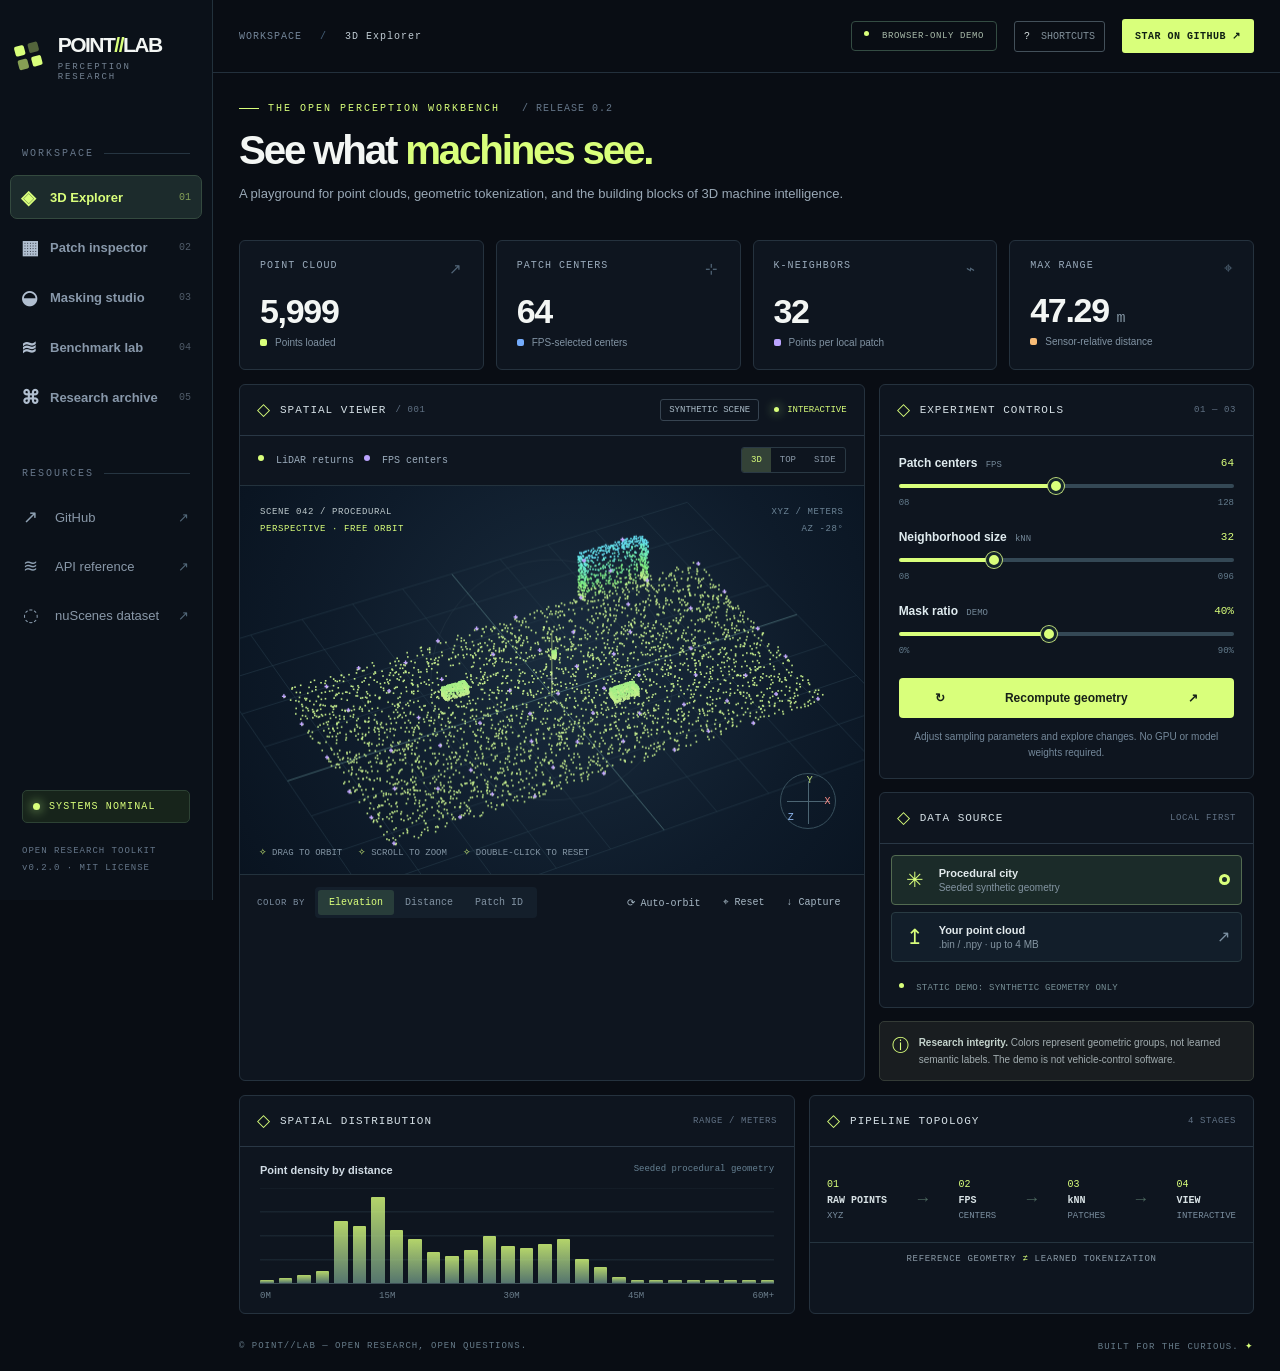
<file: docs/site/index.html>
<!doctype html>
<html lang="en">
<head>
<meta charset="utf-8"><meta name="viewport" content="width=device-width, initial-scale=1">
<meta name="theme-color" content="#090e17"><meta name="description" content="POINT//LAB — an open-source, interactive 3D point cloud research playground. Explore farthest point sampling, k-nearest-neighbor patches and masked geometry from your browser.">
<title>POINT//LAB — Perception, made tangible.</title>
<link rel="icon" href="./assets/favicon.svg" type="image/svg+xml">
<link rel="stylesheet" href="./assets/style.css">
</head>
<body>
<div id="app">
  <aside class="sidebar">
    <a class="brand" href="/" aria-label="POINT LAB home"><span class="brand-mark" aria-hidden="true"><i></i><i></i><i></i><i></i></span><span>POINT<span class="brand-slash">//</span>LAB<small>PERCEPTION RESEARCH</small></span></a>
    <div class="sidebar-kicker">WORKSPACE <span class="sidebar-kicker-line"></span></div>
    <nav class="side-nav" aria-label="Main navigation">
      <button class="nav-item selected" data-view="explorer"><span class="nav-icon">◈</span><span>3D Explorer</span><span class="nav-index">01</span></button>
      <button class="nav-item" data-view="patches"><span class="nav-icon">▦</span><span>Patch inspector</span><span class="nav-index">02</span></button>
      <button class="nav-item" data-view="masking"><span class="nav-icon">◒</span><span>Masking studio</span><span class="nav-index">03</span></button>
      <button class="nav-item" data-view="benchmark"><span class="nav-icon">≋</span><span>Benchmark lab</span><span class="nav-index">04</span></button>
      <button class="nav-item" data-view="research"><span class="nav-icon">⌘</span><span>Research archive</span><span class="nav-index">05</span></button>
    </nav>
    <div class="sidebar-kicker more-space">RESOURCES <span class="sidebar-kicker-line"></span></div>
    <div class="resource-nav">
      <a href="https://github.com/parvathinalla/pointlab" target="_blank" rel="noopener noreferrer"><span>↗</span> GitHub <span class="external">↗</span></a>
      <a href="https://github.com/parvathinalla/pointlab#api" target="_blank"><span>≋</span> API reference <span class="external">↗</span></a>
      <a href="https://www.nuscenes.org/" target="_blank" rel="noopener noreferrer"><span>◌</span> nuScenes dataset <span class="external">↗</span></a>
    </div>
    <div class="sidebar-bottom"><div class="build-signal"><span class="pulse"></span><span>SYSTEMS NOMINAL</span></div><div class="sidebar-foot">OPEN RESEARCH TOOLKIT<br>v0.2.0 · MIT LICENSE</div></div>
  </aside>
  <main class="main">
    <header class="topbar"><div class="breadcrumbs">WORKSPACE <span>/</span> <span id="crumb">3D Explorer</span></div><div class="topbar-actions"><span class="readonly-pill"><span class="tiny-green"></span> BROWSER-ONLY DEMO</span><button id="shortcuts-btn" class="keyhint" title="Keyboard shortcuts">? <span>SHORTCUTS</span></button><a class="top-github" href="https://github.com/parvathinalla/pointlab" target="_blank" rel="noopener">STAR ON GITHUB ↗</a></div></header>
    <div class="page"><section class="heading-row"><div><div class="eyebrow"><span class="eyebrow-line"></span> THE OPEN PERCEPTION WORKBENCH <span class="release">/ RELEASE 0.2</span></div><h1 id="page-title">See what <em>machines see.</em></h1><p id="page-desc">A playground for point clouds, geometric tokenization, and the building blocks of 3D machine intelligence.</p></div><div class="hero-status"><span class="status-cross">✣</span><span>EXPERIMENT<br>ENVIRONMENT<span class="status-tag">ACTIVE</span></span></div></section>
    <section id="benchmark-panel" class="research-panel hide" aria-label="Sampling benchmark">
      <div class="research-banner"><span>REFERENCE / EXPERIMENT 001</span><h2>Sampling is an algorithmic choice.</h2><p>Compare coverage of the same seeded, synthetic 3D scene using farthest-point sampling versus random centers. Results are geometric distances in meters, <strong>not</strong> ML accuracy.</p></div>
      <div class="bench-top"><div><span class="bench-label">REFERENCE BENCHMARK</span><h3>FPS <span>vs.</span> random sampling</h3><p>Lower distance to a sampled center is better. Parameters use your Explorer settings.</p></div><button id="bench-run" class="run-btn">↻ &nbsp; Run comparison &nbsp; ↗</button></div>
      <div id="bench-results" class="bench-results"><div class="bench-placeholder">Run the benchmark to compare spatial coverage.</div></div>
      <div class="bench-explainer"><span>METHOD / 001</span><div><h3>What is this measuring?</h3><p>For every point, calculate its Euclidean distance to the nearest selected center. We report the mean, 95th percentile and worst-case distance. This is an independently reproducible reference geometry experiment, not learned Point-BERT token quality.</p></div></div>
    </section>
    <section id="research-panel" class="research-panel hide" aria-label="Research archive"><div class="research-banner"><span>RESEARCH / THE NOTEBOOKS</span><h2>Experiments, not just screenshots.</h2><p>This repository preserves the original notebooks and tells you exactly what was executed, what remains unverified, and where to contribute.</p></div><div class="research-cards"><article><span class="research-no">01 / LIDAR</span><h3>Geometry tokenization</h3><p>Farthest-point sampling, kNN neighborhoods and interactive spatial grouping. The color-coded token IDs in the exploratory notebook are randomized demonstrations.</p><b>REFERENCE GEOMETRY · IMPLEMENTED</b></article><article><span class="research-no">02 / POINT-BERT</span><h3>Masked point modeling</h3><p>dVAE, DGCNN and a masked Transformer are implemented in a notebook. A successful full-scale nuScenes training run and published accuracy results are not demonstrated.</p><b>EXPERIMENTAL CODE · NO CHECKPOINT</b></article><article><span class="research-no">03 / RGB</span><h3>Masked image modeling</h3><p>OmniVec2-inspired camera-image reconstruction with partial training logs through epoch 15. No completed 100-epoch benchmark or fused model is claimed.</p><b>PARTIALLY TRAINED · REPRODUCTION NEEDED</b></article></div><div class="research-cta"><div><h3>Read before you benchmark.</h3><p>Research provenance, evaluation methodology, source papers, and reproducibility rules live in the repository.</p></div><a href="https://github.com/parvathinalla/pointlab" target="_blank" rel="noopener">EXPLORE THE CODE ↗</a></div></section>
    <section id="workspace" class="workspace"><div class="metrics-row">
      <div class="metric"><span class="metric-label">POINT CLOUD <span>↗</span></span><div class="metric-number" id="stat-points">—</div><span class="metric-sub"><i class="indicator lime"></i> Points loaded</span></div>
      <div class="metric"><span class="metric-label">PATCH CENTERS <span>⊹</span></span><div class="metric-number" id="stat-groups">—</div><span class="metric-sub"><i class="indicator blue"></i> FPS-selected centers</span></div>
      <div class="metric"><span class="metric-label">K-NEIGHBORS <span>⌁</span></span><div class="metric-number" id="stat-neighbors">—</div><span class="metric-sub"><i class="indicator lavender"></i> Points per local patch</span></div>
      <div class="metric"><span class="metric-label">MAX RANGE <span>⌖</span></span><div class="metric-number"><span id="stat-range">—</span><small> m</small></div><span class="metric-sub"><i class="indicator orange"></i> Sensor-relative distance</span></div>
    </div>
    <div class="content-grid"><section class="viewer-card"><div class="panel-head"><div class="panel-title"><span class="panel-diamond">◇</span><span>SPATIAL VIEWER</span><span class="panel-counter">/ 001</span></div><div class="viewer-header-actions"><span id="viewer-source" class="source-badge">SYNTHETIC SCENE</span><span class="panel-live"><span class="pulse"></span> INTERACTIVE</span></div></div>
      <div class="viewer-subhead"><div class="legend"><span><i class="legend-dot lime"></i> LiDAR returns</span><span><i class="legend-dot lavender"></i> FPS centers</span><span id="masked-legend" class="hide"><i class="legend-dot orange"></i> Masked patches</span></div><div class="view-mode-switch" role="group" aria-label="Camera angle"><button data-camera="perspective" class="active">3D</button><button data-camera="top">TOP</button><button data-camera="side">SIDE</button></div></div>
      <div class="canvas-wrap" id="canvas-wrap"><canvas id="cloud" role="img" aria-label="Interactive 3D point cloud viewer: drag to rotate, scroll to zoom"></canvas><div class="crosshair" aria-hidden="true">+</div><div class="canvas-top-left"><span class="overline" id="scene-name">SCENE 001 / PROCEDURAL</span><span class="coordinate" id="camera-label">PERSPECTIVE · FREE ORBIT</span></div><div class="canvas-top-right"><span>XYZ / METERS</span><span id="azimuth-label">AZ +035°</span></div><div class="axis-gizmo" aria-hidden="true"><span class="axis-x">X</span><span class="axis-y">Y</span><span class="axis-z">Z</span></div><div id="canvas-tooltip" class="canvas-tooltip hide"></div><div class="canvas-bottom"><span>DRAG TO ORBIT</span><span>SCROLL TO ZOOM</span><span>DOUBLE-CLICK TO RESET</span></div><div id="loading" class="canvas-loading hide"><div class="spinner"></div><span>PROCESSING POINTS...</span></div></div>
      <div class="viewer-toolbar"><div class="view-palette"><span class="tool-label">COLOR BY</span><div class="segmented" role="group" aria-label="Color mode"><button data-color="height" class="active">Elevation</button><button data-color="distance">Distance</button><button data-color="patch">Patch ID</button></div></div><div class="export-actions"><button id="orbit-btn" title="Auto orbit camera">⟳ <span>Auto-orbit</span></button><button id="reset-btn" title="Reset view">⌖ <span>Reset</span></button><button id="capture-btn" title="Download PNG">↓ <span>Capture</span></button></div></div>
    </section><aside class="controls-col"><section class="control-card"><div class="panel-head"><div class="panel-title"><span class="panel-diamond">◇</span><span>EXPERIMENT CONTROLS</span></div><span class="control-no">01 — 03</span></div><div class="control-body"><div class="control-group"><div class="ctrl-row"><label for="group-slider">Patch centers <span class="ctrl-short">FPS</span></label><output id="group-output" for="group-slider">64</output></div><input type="range" id="group-slider" min="8" max="128" step="8" value="64"><div class="range-ends"><span>08</span><span>128</span></div></div><div class="control-group"><div class="ctrl-row"><label for="neighbor-slider">Neighborhood size <span class="ctrl-short">kNN</span></label><output id="neighbor-output" for="neighbor-slider">32</output></div><input type="range" id="neighbor-slider" min="8" max="96" step="8" value="32"><div class="range-ends"><span>08</span><span>096</span></div></div><div class="control-group" id="mask-group"><div class="ctrl-row"><label for="mask-slider">Mask ratio <span class="ctrl-short">DEMO</span></label><output id="mask-output" for="mask-slider">40%</output></div><input type="range" id="mask-slider" min="0" max="90" step="5" value="40"><div class="range-ends"><span>0%</span><span>90%</span></div></div><button id="run-btn" class="run-btn"><span>↻</span> Recompute geometry <span>↗</span></button><p class="control-hint">Adjust sampling parameters and explore changes. No GPU or model weights required.</p></div></section>
      <section class="control-card source-card"><div class="panel-head"><div class="panel-title"><span class="panel-diamond">◇</span><span>DATA SOURCE</span></div><span class="control-no">LOCAL FIRST</span></div><div class="source-options"><button id="synthetic-btn" class="source-opt active"><span class="source-icon">✳</span><span><b>Procedural city</b><small>Seeded synthetic geometry</small></span><span class="radio-dot"></span></button><button id="upload-btn" class="source-opt"><span class="source-icon">↥</span><span><b>Your point cloud</b><small>.bin / .npy · up to 4 MB</small></span><span class="source-chevron">↗</span></button><input id="file-input" type="file" accept=".bin,.npy" hidden></div><div class="source-footer"><span class="tiny-green"></span> STATIC DEMO: SYNTHETIC GEOMETRY ONLY</div></section>
      <div class="notice"><span>ⓘ</span><p><strong>Research integrity.</strong> Colors represent geometric groups, not learned semantic labels. The demo is not vehicle-control software.</p></div>
    </aside></div>
    <div class="bottom-grid"><section class="lower-card"><div class="panel-head"><div class="panel-title"><span class="panel-diamond">◇</span> SPATIAL DISTRIBUTION</div><span class="panel-counter">RANGE / METERS</span></div><div class="chart-content"><div class="chart-title">Point density by distance <span id="chart-caption">Synthetic scene</span></div><div id="histogram" class="histogram" aria-label="Range distribution histogram"></div><div class="hist-axis"><span>0M</span><span>15M</span><span>30M</span><span>45M</span><span>60M+</span></div></div></section><section class="lower-card"><div class="panel-head"><div class="panel-title"><span class="panel-diamond">◇</span> PIPELINE TOPOLOGY</div><span class="panel-counter">4 STAGES</span></div><div class="pipeline"><div class="pipeline-step"><span>01</span><b>RAW POINTS</b><small>XYZ</small></div><span class="pipeline-arrow">→</span><div class="pipeline-step"><span>02</span><b>FPS</b><small>CENTERS</small></div><span class="pipeline-arrow">→</span><div class="pipeline-step"><span>03</span><b>kNN</b><small>PATCHES</small></div><span class="pipeline-arrow">→</span><div class="pipeline-step"><span>04</span><b>VIEW</b><small>INTERACTIVE</small></div></div><div class="pipeline-foot">REFERENCE GEOMETRY <span>≠</span> LEARNED TOKENIZATION</div></section></div>
    <footer><span>© POINT//LAB — OPEN RESEARCH, OPEN QUESTIONS.</span><span>BUILT FOR THE CURIOUS. <i>✦</i></span></footer>
    </section></div>
  </main>
</div>
<dialog id="shortcuts"><div class="dialog-head"><b>Keyboard shortcuts</b><button id="close-dialog" aria-label="Close">✕</button></div><div class="shortcut-row"><span>Rotate camera</span><kbd>Drag</kbd></div><div class="shortcut-row"><span>Zoom</span><kbd>Scroll</kbd></div><div class="shortcut-row"><span>Reset camera</span><kbd>R</kbd></div><div class="shortcut-row"><span>Auto-orbit</span><kbd>O</kbd></div><div class="shortcut-row"><span>Capture PNG</span><kbd>S</kbd></div><div class="shortcut-row"><span>Dismiss</span><kbd>Esc</kbd></div></dialog>
<div id="toast" class="toast hide" role="status" aria-live="polite"></div>
<script src="./assets/scene-data.js"></script>
<script src="./assets/static-api.js"></script>
<script type="module" src="./assets/app.js"></script>
</body></html>
</file>
<file: docs/site/assets/style.css>
:root{color-scheme:dark;--bg:#090d14;--sidebar:#0b111b;--panel:#0e151f;--panel2:#111a26;--line:#23303c;--muted:#8393a4;--dim:#617183;--white:#f3f6f4;--lime:#d9ff7b;--blue:#74acfc;--lav:#bba4ff;--orange:#f7bc77;--mono:ui-monospace,SFMono-Regular,Consolas,monospace;--display:'Segoe UI',Arial,sans-serif;--sans:'Segoe UI',Arial,sans-serif}*{box-sizing:border-box}body{background:var(--bg);margin:0;color:var(--white);font-family:var(--sans);-webkit-font-smoothing:antialiased}button,input{font:inherit}button{cursor:pointer}a{color:inherit;text-decoration:none}button:focus-visible,a:focus-visible,input:focus-visible{outline:2px solid var(--lime);outline-offset:3px}.hide{display:none!important}#app{display:grid;grid-template-columns:239px minmax(0,1fr);min-height:100vh}.sidebar{background:#0b1119;border-right:1px solid #22313c;display:flex;flex-direction:column;min-height:100vh;position:sticky;top:0;height:100vh;padding:31px 16px 23px}.brand{display:flex;align-items:center;gap:11px;margin:2px 7px 66px;font:700 21px var(--display);letter-spacing:-1.5px}.brand-slash{color:var(--lime)}.brand small{display:block;font:9px var(--mono);letter-spacing:1.9px;color:#748393;margin-top:5px}.brand-mark{width:30px;height:30px;display:grid;grid-template-columns:repeat(2,10px);grid-template-rows:repeat(2,10px);gap:4px;transform:rotate(-15deg)}.brand-mark i{background:var(--lime);border-radius:2px}.brand-mark i:nth-child(2){opacity:.35}.brand-mark i:nth-child(3){opacity:.6}.brand-mark i:nth-child(4){opacity:1}.sidebar-kicker{display:flex;align-items:center;gap:10px;color:#67778a;font:10px var(--mono);letter-spacing:2px;margin:0 12px 16px;white-space:nowrap}.sidebar-kicker-line{width:100%;height:1px;background:#263541}.side-nav{display:flex;flex-direction:column;gap:6px}.nav-item{height:44px;border:1px solid transparent;color:#8898aa;background:transparent;border-radius:7px;display:flex;align-items:center;gap:12px;text-align:left;padding:0 10px;font-size:13px;font-weight:600;width:100%}.nav-item:hover{background:#15202a;color:#fff}.nav-item.selected{background:#1c2b2c;border-color:#344a3f;color:var(--lime)}.nav-icon{width:17px;font-size:19px;line-height:1;color:#b1bfd0}.selected .nav-icon{color:var(--lime)}.nav-index{margin-left:auto;font:10px var(--mono);opacity:.55}.more-space{margin-top:49px}.resource-nav{display:flex;flex-direction:column;gap:5px}.resource-nav a{display:flex;align-items:center;gap:14px;padding:11px 13px;font-size:13px;color:#8998a8}.resource-nav a:hover{color:#fff}.resource-nav a>span:first-child{font-size:18px;color:#8ea0b2;width:18px}.external{margin-left:auto;color:#53697a}.sidebar-bottom{margin-top:auto;padding:0 12px}.build-signal{font:10px var(--mono);letter-spacing:1.1px;color:var(--lime);display:flex;align-items:center;gap:9px;border:1px solid #2d4234;background:#17241b;padding:10px;border-radius:5px;white-space:nowrap}.pulse{width:7px;height:7px;border-radius:50%;background:var(--lime);box-shadow:0 0 11px #bcf78c;display:inline-block;flex-shrink:0}.sidebar-foot{font:9px/1.9 var(--mono);letter-spacing:1px;color:#657689;margin-top:20px}.main{min-width:0}.topbar{height:73px;border-bottom:1px solid var(--line);display:flex;align-items:center;justify-content:space-between;padding:0 43px}.breadcrumbs{font:10px var(--mono);letter-spacing:1px;color:#748699}.breadcrumbs span:first-child{padding:0 11px;color:#466079}.breadcrumbs span:last-child{color:#c0cbd3}.topbar-actions{display:flex;align-items:center;gap:17px}.readonly-pill{border:1px solid #344c43;padding:9px 12px;color:#a8baa9;font:9px var(--mono);letter-spacing:.6px;border-radius:4px;white-space:nowrap}.tiny-green{display:inline-block;width:5px;height:5px;border-radius:50%;background:var(--lime);margin-right:7px;vertical-align:2px}.keyhint{font:10px var(--mono);border:1px solid #43505a;color:#dbe3e4;background:transparent;padding:9px;border-radius:3px}.keyhint span{color:#82909a;padding-left:5px}.top-github{background:var(--lime);color:#102013;font:700 10px var(--mono);padding:11px 13px;border-radius:3px;letter-spacing:.5px}.top-github:hover,.run-btn:hover{filter:brightness(1.1)}.page{padding:37px 43px 0;max-width:1770px;margin:auto}.heading-row{display:flex;justify-content:space-between;align-items:center;margin-bottom:35px}.eyebrow{color:var(--lime);font:10px var(--mono);letter-spacing:2px;display:flex;align-items:center;gap:9px}.eyebrow-line{width:20px;height:1px;background:var(--lime)}.release{color:#657689;margin-left:13px;letter-spacing:1px}.heading-row h1{margin:14px 0 10px;font:600 clamp(31px,3.15vw,49px)/1.12 var(--display);letter-spacing:-2.2px}.heading-row h1 em{color:var(--lime);font-style:normal}.heading-row p{font-size:13px;color:#9aa9b7;line-height:1.65;max-width:680px;margin:0}.hero-status{display:flex;gap:13px;align-items:center;margin-right:11px}.status-cross{font-size:37px;color:var(--lime);line-height:1}.hero-status>span:last-child{font:9px/1.7 var(--mono);letter-spacing:1.4px;color:#8397a5}.status-tag{color:var(--lime);display:inline-block;margin-left:9px}.metrics-row{display:grid;grid-template-columns:repeat(4,1fr);gap:12px;margin-bottom:14px}.metric,.viewer-card,.control-card,.lower-card{background:var(--panel);border:1px solid #25323e;border-radius:6px}.metric{padding:19px 20px;min-height:130px}.metric-label{display:flex;justify-content:space-between;color:#9aabbc;font:10px var(--mono);letter-spacing:1.05px;white-space:nowrap}.metric-label span{font-size:15px;color:#516577}.metric-number{font:600 34px/1.5 var(--display);letter-spacing:-1.3px;margin-top:7px;font-variant-numeric:tabular-nums}.metric-number small{font:15px var(--mono);color:#8294a1}.metric-sub{font-size:10px;color:#8193a3;display:flex;gap:8px;align-items:center}.indicator{width:7px;height:7px;border-radius:2px;display:inline-block}.lime{background:var(--lime)}.blue{background:var(--blue)}.lavender{background:var(--lav)}.orange{background:var(--orange)}.content-grid{display:grid;grid-template-columns:minmax(0,1.75fr) minmax(280px,.85fr);gap:14px}.viewer-card{min-width:0}.panel-head{height:51px;display:flex;align-items:center;justify-content:space-between;border-bottom:1px solid #293745;padding:0 17px}.panel-title{font:11px var(--mono);color:#d5e0e6;letter-spacing:1px;display:flex;align-items:center;gap:9px}.panel-diamond{font-size:17px;color:var(--lime)}.panel-counter,.control-no{font:9px var(--mono);color:#617285;letter-spacing:.6px}.viewer-header-actions{display:flex;gap:15px;align-items:center}.source-badge{font:9px var(--mono);color:#aabbc7;border:1px solid #374451;border-radius:3px;padding:5px 8px}.panel-live{color:var(--lime);font:9px var(--mono);display:flex;gap:8px;align-items:center}.panel-live .pulse{width:5px;height:5px}.viewer-subhead{height:49px;display:flex;align-items:center;justify-content:space-between;padding:0 18px}.legend{display:flex;gap:19px;align-items:center;color:#9aabbb;font:10px var(--mono);flex-wrap:wrap}.legend span{white-space:nowrap}.legend-dot{width:6px;height:6px;display:inline-block;border-radius:50%;margin-right:6px;vertical-align:2px}.view-mode-switch{display:flex;border:1px solid #2a3944;border-radius:3px;overflow:hidden}.view-mode-switch button{border:0;background:transparent;color:#8a99a9;font:9px var(--mono);padding:7px 9px}.view-mode-switch button.active{background:#334237;color:var(--lime)}.canvas-wrap{height:440px;position:relative;overflow:hidden;background:radial-gradient(ellipse at 58% 40%,#172637 0%,#0c1722 50%,#0a131e 100%);border-top:1px solid #23323d;border-bottom:1px solid #23323d;cursor:grab}.canvas-wrap:active{cursor:grabbing}#cloud{display:block;width:100%;height:100%}.crosshair{position:absolute;top:50%;left:50%;transform:translate(-50%,-50%);color:#d1dce055;font:18px var(--mono);pointer-events:none}.canvas-top-left,.canvas-top-right{position:absolute;top:18px;font:9px/1.9 var(--mono);letter-spacing:.6px;color:#6c8496;pointer-events:none}.canvas-top-left{left:20px;display:flex;flex-direction:column}.canvas-top-right{right:20px;text-align:right;display:flex;flex-direction:column}.overline{color:#bdc9cc}.coordinate{color:var(--lime)}.axis-gizmo{position:absolute;right:28px;bottom:45px;width:56px;height:56px;border:1px solid #38505d;border-radius:50%;color:#9baebc;pointer-events:none}.axis-gizmo::before,.axis-gizmo::after{content:"";position:absolute;background:#4c6573}.axis-gizmo::before{height:1px;width:43px;left:6px;top:27px}.axis-gizmo::after{width:1px;height:43px;left:27px;top:7px}.axis-gizmo span{position:absolute;font:10px var(--mono)}.axis-x{right:4px;top:22px;color:#ff8e87}.axis-y{top:1px;left:26px;color:#bfe17c}.axis-z{left:7px;bottom:5px;color:#8fb7ef}.canvas-bottom{position:absolute;bottom:16px;left:19px;display:flex;gap:16px;font:9px var(--mono);color:#8395a4;pointer-events:none}.canvas-bottom span::before{content:'✧';color:var(--lime);margin-right:5px}.canvas-tooltip{position:absolute;pointer-events:none;z-index:5;background:#0d1924f2;border:1px solid #3c5e5d;padding:9px 11px;border-radius:4px;font:10px/1.7 var(--mono);color:#e8f1f1}.canvas-loading{position:absolute;inset:0;display:flex;align-items:center;justify-content:center;flex-direction:column;gap:14px;background:#0a1725dd;color:var(--lime);font:11px var(--mono)}.spinner{width:25px;height:25px;border:2px solid #45625b;border-top-color:var(--lime);border-radius:50%;animation:spin .8s linear infinite}@keyframes spin{to{transform:rotate(360deg)}}.viewer-toolbar{min-height:56px;display:flex;align-items:center;justify-content:space-between;padding:8px 17px;gap:10px}.view-palette,.export-actions{display:flex;align-items:center;gap:10px}.tool-label{font:9px var(--mono);letter-spacing:.6px;color:#7b8c9e}.segmented{display:flex;background:#141f2b;border-radius:4px;padding:3px}.segmented button{background:transparent;border:0;border-radius:3px;padding:7px 11px;color:#8293a3;font:10px var(--mono)}.segmented button.active{background:#283d3a;color:var(--lime)}.export-actions button{border:0;background:transparent;color:#a7b8c5;font:10px var(--mono);white-space:nowrap}.export-actions button:hover,.export-actions button.active{color:var(--lime)}.controls-col{display:flex;flex-direction:column;gap:13px}.control-body{padding:20px 19px 16px}.control-group{margin-bottom:22px}.ctrl-row{display:flex;justify-content:space-between;align-items:center;margin-bottom:14px}.ctrl-row label{font-size:12px;color:#dfebef;font-weight:600}.ctrl-short{font:9px var(--mono);color:#738797;margin-left:5px}.ctrl-row output{font:11px var(--mono);color:var(--lime)}input[type=range]{-webkit-appearance:none;appearance:none;width:100%;height:4px;background:linear-gradient(to right,var(--lime) 45%,#334452 45%);border-radius:20px;display:block;margin:0;cursor:pointer}input[type=range]::-webkit-slider-thumb{-webkit-appearance:none;background:var(--lime);border:3px solid #14252b;width:16px;height:16px;border-radius:50%;box-shadow:0 0 0 1px #bedc79}input[type=range]::-moz-range-thumb{background:var(--lime);border:3px solid #14252b;width:12px;height:12px;border-radius:50%}.range-ends{display:flex;justify-content:space-between;color:#637b8c;font:9px var(--mono);margin-top:10px}.run-btn{width:100%;height:40px;background:var(--lime);color:#172018;border:0;border-radius:4px;display:flex;justify-content:space-around;align-items:center;font:700 12px var(--display)}.control-hint{font-size:10px;line-height:1.65;color:#74889a;margin:11px 0 0;text-align:center}.source-options{padding:11px;display:flex;flex-direction:column;gap:7px}.source-opt{display:flex;align-items:center;width:100%;border:1px solid #293b43;background:#121e2a;border-radius:4px;padding:11px;text-align:left;gap:11px;color:#e2eaed}.source-opt:hover{border-color:#718775}.source-opt.active{border-color:#536b51;background:#1b2b29}.source-icon{font-size:21px;color:var(--lime);width:25px;text-align:center}.source-opt>span:nth-child(2){flex:1}.source-opt b{font-size:11px;display:block}.source-opt small{display:block;color:#8495a2;font-size:10px;margin-top:3px}.radio-dot{width:11px;height:11px;border:3px solid var(--lime);border-radius:50%}.source-chevron{color:#7c91a2}.source-footer{padding:10px 19px 14px;color:#758d94;font:9px var(--mono);letter-spacing:.2px}.notice{display:flex;gap:10px;padding:12px;border:1px solid #343b36;background:#191d20;border-radius:5px}.notice>span{color:var(--lime);font-size:17px}.notice p{margin:0;color:#a1acaf;font-size:10px;line-height:1.7}.notice strong{color:#c4d3cc}.bottom-grid{display:grid;grid-template-columns:1.25fr 1fr;gap:14px;margin-top:14px}.chart-content{padding:17px 20px 12px}.chart-title{font-size:11px;color:#d1dce5;font-weight:600;display:flex;justify-content:space-between}.chart-title span{font:9px var(--mono);color:#668193}.histogram{height:96px;display:flex;align-items:flex-end;gap:5px;border-bottom:1px solid #3e4f57;margin-top:12px;background:repeating-linear-gradient(0deg,transparent 0,transparent 22px,#26384370 23px,#26384370 24px)}.histogram div{flex:1;min-width:2px;background:linear-gradient(0deg,#668c80,var(--lime));border-radius:1px 1px 0 0;opacity:.82}.hist-axis{display:flex;justify-content:space-between;font:9px var(--mono);color:#6c7f8d;margin-top:7px}.pipeline{display:flex;align-items:center;justify-content:space-between;gap:7px;padding:32px 17px 21px}.pipeline-step{display:flex;flex-direction:column;gap:5px;white-space:nowrap;min-width:0}.pipeline-step>span{font:10px var(--mono);color:var(--lime)}.pipeline-step b{font:700 10px var(--mono);color:#d8e2e5}.pipeline-step small{font:9px var(--mono);color:#7b8fa0}.pipeline-arrow{color:#4b665e;font:17px var(--mono)}.pipeline-foot{border-top:1px solid #25343f;padding:11px 16px;text-align:center;font:9px var(--mono);letter-spacing:.7px;color:#8b9ba8}.pipeline-foot span{color:var(--lime)}footer{display:flex;justify-content:space-between;padding:27px 0 20px;font:9px var(--mono);color:#667b89;letter-spacing:1px}footer i{font-style:normal;color:var(--lime)}.research-panel{margin-bottom:30px}.research-banner{background:radial-gradient(circle at 95% 15%,#254638,#121e29 42%,#14212c);border:1px solid #355044;padding:29px 32px;border-radius:6px}.research-banner>span{color:var(--lime);font:10px var(--mono);letter-spacing:1px}.research-banner h2{font:500 32px var(--display);letter-spacing:-1px;margin:12px 0}.research-banner p{font-size:13px;color:#a5b5c1;max-width:640px;line-height:1.7}.research-cards{display:grid;grid-template-columns:repeat(3,1fr);gap:14px;margin-top:15px}.research-cards article{background:#111b25;border:1px solid #2c3f4b;border-radius:5px;padding:21px}.research-no{font:10px var(--mono);color:var(--lime)}.research-cards h3{font:600 19px var(--display);margin:16px 0 10px}.research-cards p{color:#9fb1bd;line-height:1.75;font-size:12px;min-height:104px}.research-cards b{font:9px var(--mono);color:#a8d9ba;letter-spacing:.4px}.research-cta{display:flex;justify-content:space-between;align-items:center;background:#151e28;border:1px solid #2c3f4b;border-radius:5px;margin-top:14px;padding:20px 25px}.research-cta h3{margin:0;font:600 18px var(--display)}.research-cta p{font-size:12px;color:#95a7b6}.research-cta a{background:var(--lime);color:#11201a;padding:11px 14px;font:11px var(--mono);border-radius:4px}.toast{position:fixed;right:24px;bottom:24px;padding:13px 18px;border:1px solid #435b4e;background:#18302b;box-shadow:0 10px 40px #0009;color:#d6ffdf;border-radius:5px;font:11px var(--mono);z-index:50}dialog{background:#101b26;color:#fff;border:1px solid #415b62;border-radius:8px;min-width:320px;box-shadow:0 20px 90px #000d;padding:20px 24px}dialog::backdrop{background:#020712c0}.dialog-head{display:flex;justify-content:space-between;margin-bottom:14px;font:600 18px var(--display)}.dialog-head button{border:0;background:transparent;color:var(--lime)}.shortcut-row{display:flex;justify-content:space-between;border-top:1px solid #283640;padding:13px 0;font-size:12px;color:#b8c6d1}kbd{border:1px solid #496052;border-radius:3px;padding:4px 9px;font:11px var(--mono);color:var(--lime)}
@media(max-width:1300px){.page{padding:30px 26px 0}.topbar{padding:0 26px}.sidebar{padding-left:10px;padding-right:10px}#app{grid-template-columns:213px minmax(0,1fr)}.canvas-wrap{height:390px}.content-grid{grid-template-columns:minmax(0,1.5fr) minmax(270px,.9fr)}.legend{gap:10px}.hero-status{display:none}.viewer-toolbar{flex-wrap:wrap}.export-actions{margin-left:auto}}@media(max-width:1050px){.content-grid{grid-template-columns:1fr}.controls-col{display:grid;grid-template-columns:1fr 1fr}.notice{grid-column:1 / -1}.canvas-wrap{height:480px}.metric{padding:14px}.bottom-grid{grid-template-columns:1fr}.research-cards{grid-template-columns:1fr}.research-cards p{min-height:0}}@media(max-width:760px){#app{display:block}.sidebar{position:static;height:auto;min-height:auto;border-right:0;border-bottom:1px solid var(--line);padding:11px 15px;display:block}.brand{margin:5px 0 14px}.side-nav{flex-direction:row;overflow-x:auto}.nav-item{flex:0 0 auto;width:auto;padding:0 9px;font-size:11px}.nav-index,.sidebar-kicker,.resource-nav,.sidebar-bottom{display:none}.topbar{height:53px;padding:0 15px}.readonly-pill,.keyhint{display:none}.page{padding:26px 15px 0}.heading-row h1{font-size:34px;letter-spacing:-1.2px}.eyebrow{font-size:9px}.release{display:none}.metrics-row{grid-template-columns:repeat(2,1fr)}.metric{min-height:110px}.metric-number{font-size:26px}.controls-col{grid-template-columns:1fr}.canvas-wrap{height:410px}.viewer-subhead{padding:0 8px}.legend{font-size:8px}.viewer-toolbar{padding:12px}.segmented button{font-size:9px;padding:7px}.export-actions span{display:none}.bottom-grid{grid-template-columns:1fr}.pipeline{gap:2px}.pipeline-step b{font-size:8px}.pipeline-arrow{font-size:12px}footer{font-size:8px;gap:10px}.canvas-bottom{font-size:7px;gap:7px}.topbar-actions{gap:0}.research-cta{flex-direction:column;align-items:flex-start;gap:15px}}

.bench-top{margin-top:15px;background:var(--panel);border:1px solid var(--line);border-radius:5px;padding:24px 25px;display:flex;align-items:center;justify-content:space-between;gap:20px}.bench-label{font:10px var(--mono);letter-spacing:1.6px;color:var(--lime)}.bench-top h3{font:600 28px var(--display);margin:9px 0}.bench-top h3 span{color:var(--lime)}.bench-top p,.bench-explainer p{font-size:12px;color:#9cadb9;line-height:1.7}.bench-top .run-btn{max-width:190px}.bench-results{display:grid;grid-template-columns:repeat(3,minmax(0,1fr));gap:14px;margin-top:14px}.bench-placeholder{padding:28px;color:#92a3b1}.bench-metric{background:var(--panel);border:1px solid var(--line);padding:22px;border-radius:5px}.bench-metric>span{color:#9eaebc;font:10px var(--mono);letter-spacing:.8px}.bench-numbers{display:flex;justify-content:space-between;gap:12px;align-items:end;margin:22px 0 12px}.bench-numbers>b{font:600 26px var(--display)}.bench-numbers small{font-size:9px;color:#91a6b6;display:block;font-family:var(--mono);margin-top:4px}.bench-numbers>div:last-child{text-align:right}.bench-metric-bar{display:flex;align-items:center;gap:3px;height:9px;margin-top:10px}.bench-metric-bar span{height:8px;border-radius:2px;background:var(--lime)}.bench-metric-bar span:last-child{background:#6a84a5}.bench-metric-note{font-size:10px;color:#92a5b2;margin-top:14px;line-height:1.6}.bench-explainer{background:var(--panel);border:1px solid var(--line);padding:22px 26px;margin-top:14px;border-radius:5px;display:flex;gap:30px}.bench-explainer>span{color:var(--lime);font:10px var(--mono);white-space:nowrap}.bench-explainer h3{margin:0;font:600 17px var(--display)}.bench-explainer p{margin-bottom:0}@media(max-width:870px){.bench-results{grid-template-columns:1fr}.bench-top{align-items:flex-start;flex-direction:column}.bench-explainer{flex-direction:column;gap:8px}}
</file>
